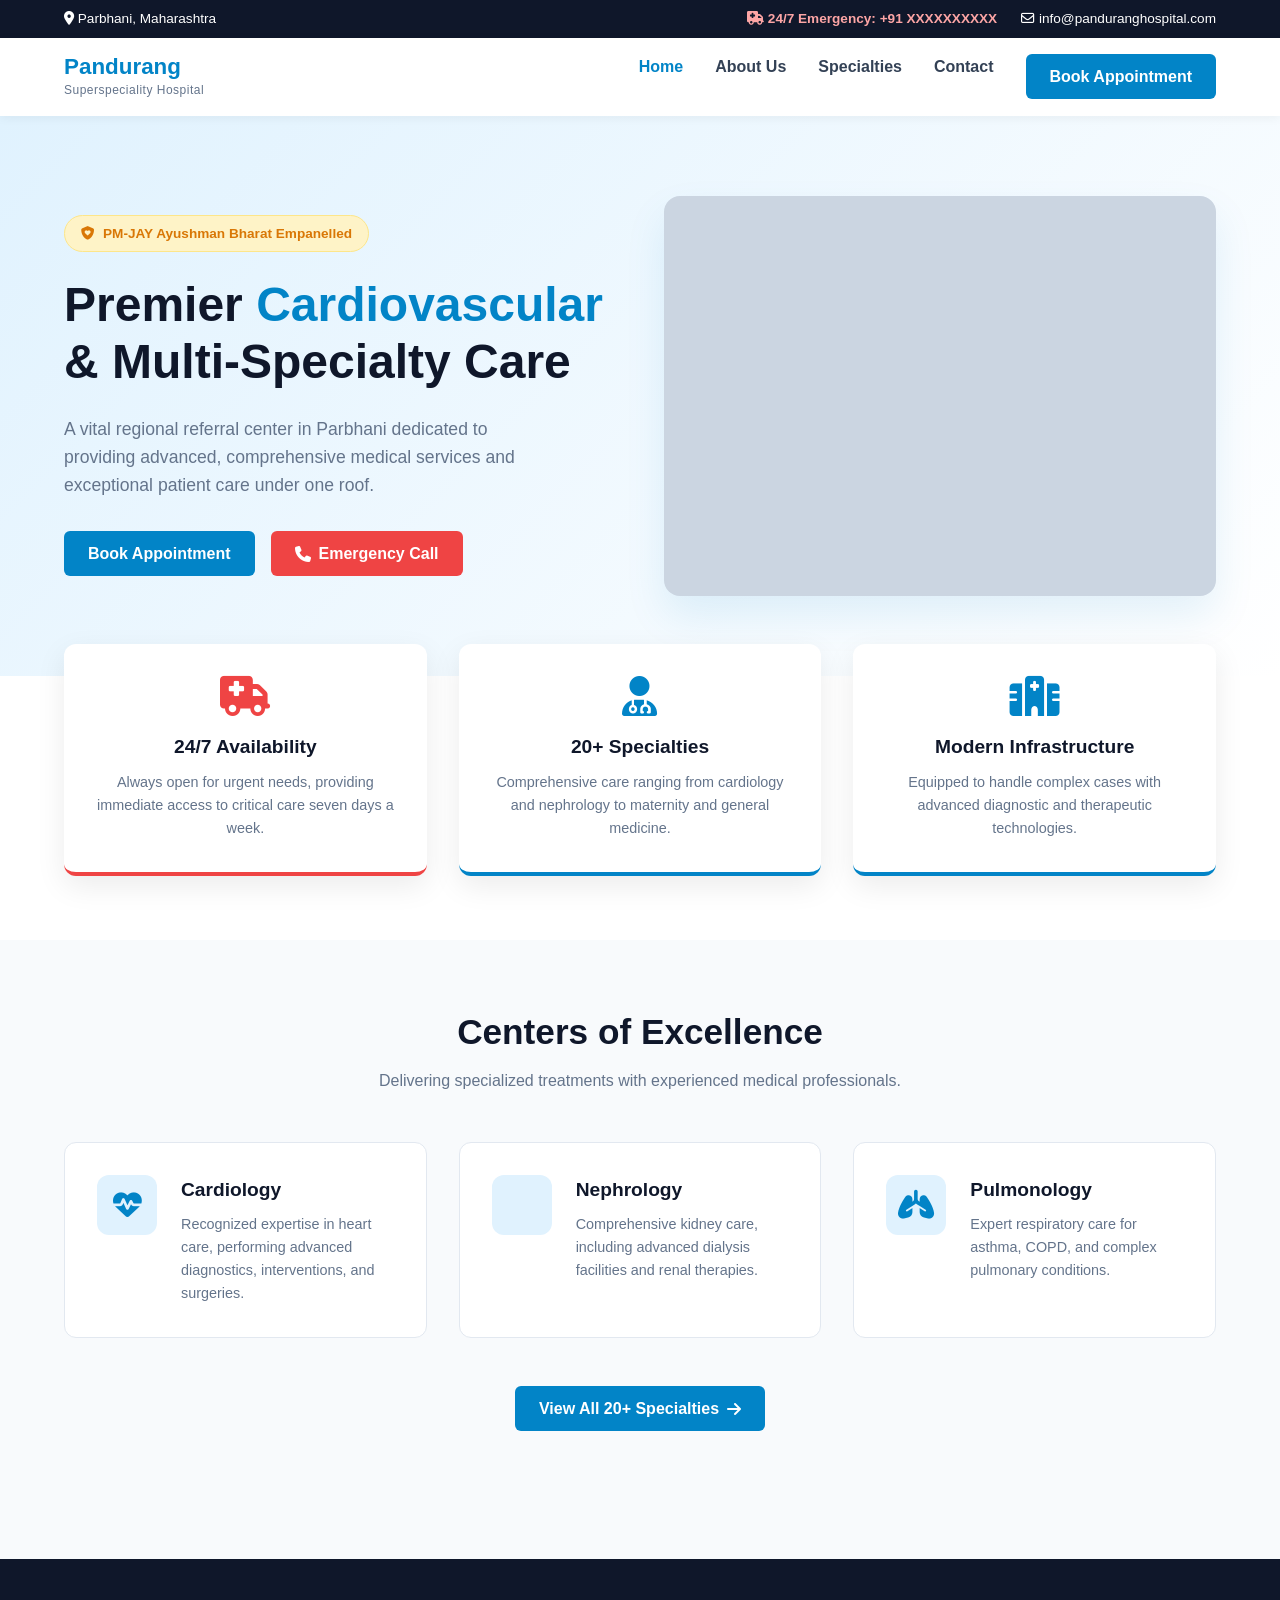
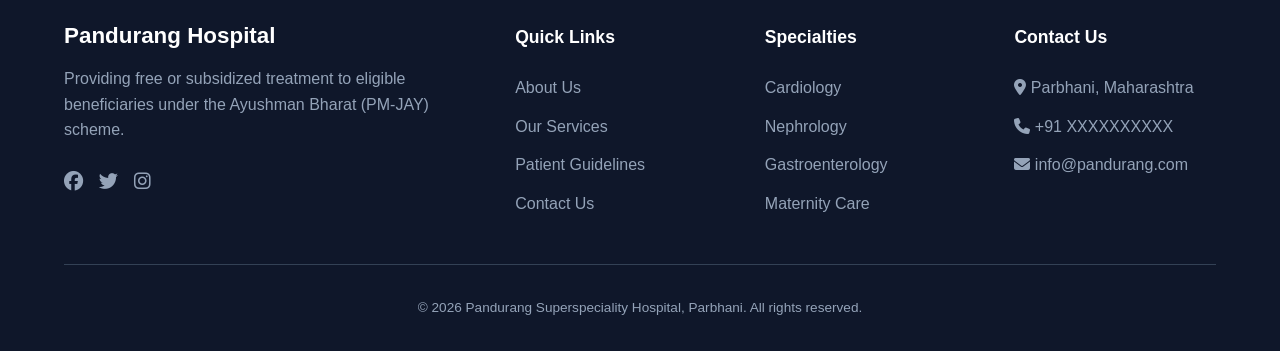
<file: index.html>
<!DOCTYPE html>
<html lang="en">
<head>
  <meta charset="UTF-8">
  <meta name="viewport" content="width=device-width, initial-scale=1.0">
  <title>Pandurang Superspeciality Hospital | Parbhani</title>
  <link rel="stylesheet" href="style.css">
  <!-- FontAwesome for Icons -->
  <link rel="stylesheet" href="https://cdnjs.cloudflare.com/ajax/libs/font-awesome/6.5.1/css/all.min.css">
</head>
<body>

  <!-- Top Bar -->
  <div class="top-bar">
    <div class="container">
      <div><i class="fa-solid fa-location-dot"></i> Parbhani, Maharashtra</div>
      <div class="top-bar-right">
        <span class="emergency-text"><i class="fa-solid fa-truck-medical"></i> 24/7 Emergency: +91 XXXXXXXXXX</span>
        <span><i class="fa-regular fa-envelope"></i> info@panduranghospital.com</span>
      </div>
    </div>
  </div>

  <!-- Navbar -->
  <nav class="navbar">
    <div class="container">
      <a href="index.html" class="brand">
        <span class="brand-name">Pandurang</span>
        <span class="brand-sub">Superspeciality Hospital</span>
      </a>
      
      <button class="menu-btn" id="menu-btn">
        <i class="fa-solid fa-bars"></i>
      </button>

      <ul class="nav-links" id="nav-links">
        <li><a href="/#index" class="active">Home</a></li>
        <li><a href="#about">About Us</a></li>
        <li><a href="#services">Specialties</a></li>
        <li><a href="#contact">Contact</a></li>
        <li><a href="#contact" class="btn btn-primary" style="color: white;">Book Appointment</a></li>
      </ul>
    </div>
  </nav>

  <!-- Hero Section -->
  <section class="hero">
    <div class="container hero-grid">
      <div class="hero-content">
        <div class="badge-pmjay">
          <i class="fa-solid fa-shield-heart"></i> PM-JAY Ayushman Bharat Empanelled
        </div>
        <h1>Premier <span>Cardiovascular</span> & Multi-Specialty Care</h1>
        <p>A vital regional referral center in Parbhani dedicated to providing advanced, comprehensive medical services and exceptional patient care under one roof.</p>
        <div class="hero-buttons">
          <a href="/appoinment/appoinment.html" class="btn btn-primary">Book Appointment</a>
          <a href="tel:108" class="btn btn-emergency"><i class="fa-solid fa-phone"></i> Emergency Call</a>
        </div>
      </div>
      <div class="hero-image">
        <!-- Background image handled in CSS -->
      </div>
    </div>
  </section>

  <!-- Key Features -->
  <section class="features-section">
    <div class="container">
      <div class="features-grid">
        <div class="feature-card emergency">
          <i class="fa-solid fa-truck-medical"></i>
          <h3>24/7 Availability</h3>
          <p>Always open for urgent needs, providing immediate access to critical care seven days a week.</p>
        </div>
        <div class="feature-card">
          <i class="fa-solid fa-user-doctor"></i>
          <h3>20+ Specialties</h3>
          <p>Comprehensive care ranging from cardiology and nephrology to maternity and general medicine.</p>
        </div>
        <div class="feature-card">
          <i class="fa-solid fa-hospital"></i>
          <h3>Modern Infrastructure</h3>
          <p>Equipped to handle complex cases with advanced diagnostic and therapeutic technologies.</p>
        </div>
      </div>
    </div>
  </section>

  <!-- Top Departments Preview -->
  <section class="container" style="padding: 4rem 1.5rem;">
    <div class="section-title">
      <h2>Centers of Excellence</h2>
      <p>Delivering specialized treatments with experienced medical professionals.</p>
    </div>
    <div class="departments-grid">
      <div class="dept-card">
        <div class="dept-icon"><i class="fa-solid fa-heart-pulse"></i></div>
        <div class="dept-info">
          <h3>Cardiology</h3>
          <p>Recognized expertise in heart care, performing advanced diagnostics, interventions, and surgeries.</p>
        </div>
      </div>
      <div class="dept-card">
        <div class="dept-icon"><i class="fa-solid fa-kidneys"></i></div>
        <div class="dept-info">
          <h3>Nephrology</h3>
          <p>Comprehensive kidney care, including advanced dialysis facilities and renal therapies.</p>
        </div>
      </div>
      <div class="dept-card">
        <div class="dept-icon"><i class="fa-solid fa-lungs"></i></div>
        <div class="dept-info">
          <h3>Pulmonology</h3>
          <p>Expert respiratory care for asthma, COPD, and complex pulmonary conditions.</p>
        </div>
      </div>
    </div>
    <div style="text-align: center; margin-top: 3rem;">
      <a href="services.html" class="btn btn-primary">View All 20+ Specialties <i class="fa-solid fa-arrow-right"></i></a>
    </div>
  </section>

  <!-- Footer -->
  <footer class="footer">
    <div class="container">
      <div class="footer-grid">
        <div class="footer-brand">
          <div class="brand-name" style="font-size: 1.4rem; font-weight: 800;">Pandurang Hospital</div>
          <p style="margin-bottom: 1.5rem;">Providing free or subsidized treatment to eligible beneficiaries under the Ayushman Bharat (PM-JAY) scheme.</p>
          <div style="display: flex; gap: 1rem; font-size: 1.2rem;">
            <a href="#"><i class="fa-brands fa-facebook"></i></a>
            <a href="#"><i class="fa-brands fa-twitter"></i></a>
            <a href="#"><i class="fa-brands fa-instagram"></i></a>
          </div>
        </div>
        <div>
          <h4>Quick Links</h4>
          <ul class="footer-links">
            <li><a href="about.html">About Us</a></li>
            <li><a href="services.html">Our Services</a></li>
            <li><a href="#">Patient Guidelines</a></li>
            <li><a href="contact.html">Contact Us</a></li>
          </ul>
        </div>
        <div>
          <h4>Specialties</h4>
          <ul class="footer-links">
            <li><a href="#">Cardiology</a></li>
            <li><a href="#">Nephrology</a></li>
            <li><a href="#">Gastroenterology</a></li>
            <li><a href="#">Maternity Care</a></li>
          </ul>
        </div>
        <div>
          <h4>Contact Us</h4>
          <ul class="footer-links">
            <li><i class="fa-solid fa-location-dot"></i> Parbhani, Maharashtra</li>
            <li><i class="fa-solid fa-phone"></i> +91 XXXXXXXXXX</li>
            <li><i class="fa-solid fa-envelope"></i> info@pandurang.com</li>
          </ul>
        </div>
      </div>
      <div class="footer-bottom">
        &copy; <span id="current-year"></span> Pandurang Superspeciality Hospital, Parbhani. All rights reserved.
      </div>
    </div>
  </footer>

  <script src="script.js"></script>
</body>
</html>
</file>
<file: style.css>
/* ==========================================================
   Base Styles & Variables
   ========================================================== */
:root {
  --primary-blue: #0284c7;
  --dark-blue: #0f172a;
  --light-blue: #e0f2fe;
  --emergency-red: #ef4444;
  --pmjay-gold: #d97706;
  --text-main: #334155;
  --text-muted: #64748b;
  --bg-light: #f8fafc;
  --white: #ffffff;
  --transition: all 0.3s ease;
}

* {
  margin: 0;
  padding: 0;
  box-sizing: border-box;
  font-family: 'Segoe UI', Roboto, Helvetica, Arial, sans-serif;
}

body {
  color: var(--text-main);
  background-color: var(--bg-light);
  line-height: 1.6;
}

a {
  text-decoration: none;
  color: inherit;
}

.container {
  max-width: 1200px;
  margin: 0 auto;
  padding: 0 1.5rem;
}

/* ==========================================================
   Header & Navigation
   ========================================================== */
.top-bar {
  background-color: var(--dark-blue);
  color: var(--white);
  padding: 0.5rem 0;
  font-size: 0.85rem;
}

.top-bar .container {
  display: flex;
  justify-content: space-between;
  align-items: center;
}

.top-bar-right {
  display: flex;
  gap: 1.5rem;
}

.emergency-text {
  color: #fca5a5;
  font-weight: 600;
}

.navbar {
  background-color: var(--white);
  box-shadow: 0 2px 10px rgba(0,0,0,0.05);
  position: sticky;
  top: 0;
  z-index: 100;
}

.navbar .container {
  display: flex;
  justify-content: space-between;
  align-items: center;
  padding: 1rem 1.5rem;
}

.brand {
  display: flex;
  flex-direction: column;
}

.brand-name {
  font-size: 1.4rem;
  font-weight: 800;
  color: var(--primary-blue);
  line-height: 1.2;
}

.brand-sub {
  font-size: 0.75rem;
  color: var(--text-muted);
  font-weight: 500;
  letter-spacing: 0.5px;
}

.nav-links {
  display: flex;
  gap: 2rem;
  list-style: none;
}

.nav-links a {
  font-weight: 600;
  color: var(--text-main);
  transition: var(--transition);
}

.nav-links a:hover, .nav-links a.active {
  color: var(--primary-blue);
}

.btn {
  padding: 0.6rem 1.5rem;
  border-radius: 6px;
  font-weight: 600;
  cursor: pointer;
  transition: var(--transition);
  border: none;
  display: inline-flex;
  align-items: center;
  gap: 0.5rem;
}

.btn-primary {
  background-color: var(--primary-blue);
  color: var(--white);
}

.btn-primary:hover {
  background-color: #0369a1;
  transform: translateY(-2px);
}

.btn-emergency {
  background-color: var(--emergency-red);
  color: var(--white);
}

.btn-emergency:hover {
  background-color: #dc2626;
  box-shadow: 0 4px 12px rgba(239, 68, 68, 0.3);
}

/* ==========================================================
   Hero Section
   ========================================================== */
.hero {
  background: linear-gradient(135deg, var(--light-blue) 0%, var(--white) 100%);
  padding: 5rem 0;
}

.hero-grid {
  display: grid;
  grid-template-columns: 1fr 1fr;
  gap: 3rem;
  align-items: center;
}

.badge-pmjay {
  display: inline-flex;
  align-items: center;
  gap: 0.5rem;
  background-color: #fef3c7;
  color: var(--pmjay-gold);
  padding: 0.4rem 1rem;
  border-radius: 50px;
  font-size: 0.85rem;
  font-weight: 700;
  margin-bottom: 1.5rem;
  border: 1px solid #fde68a;
}

.hero h1 {
  font-size: 3rem;
  line-height: 1.2;
  color: var(--dark-blue);
  margin-bottom: 1.5rem;
}

.hero h1 span {
  color: var(--primary-blue);
}

.hero p {
  font-size: 1.1rem;
  color: var(--text-muted);
  margin-bottom: 2rem;
  max-width: 90%;
}

.hero-buttons {
  display: flex;
  gap: 1rem;
}

.hero-image {
  width: 100%;
  height: 400px;
  background-color: #cbd5e1;
  border-radius: 16px;
  box-shadow: 0 20px 40px rgba(2, 132, 199, 0.1);
  display: flex;
  align-items: center;
  justify-content: center;
  color: var(--white);
  font-size: 1.2rem;
  background-image: url('https://images.unsplash.com/photo-1519494026892-80bbd2d6fd0d?auto=format&fit=crop&q=80&w=800');
  background-size: cover;
  background-position: center;
}

/* ==========================================================
   Features / Info Cards
   ========================================================== */
.features-section {
  padding: 4rem 0;
  background-color: var(--white);
}

.features-grid {
  display: grid;
  grid-template-columns: repeat(auto-fit, minmax(250px, 1fr));
  gap: 2rem;
  margin-top: -6rem;
  position: relative;
  z-index: 10;
}

.feature-card {
  background: var(--white);
  padding: 2rem;
  border-radius: 12px;
  box-shadow: 0 10px 30px rgba(0,0,0,0.08);
  text-align: center;
  border-bottom: 4px solid var(--primary-blue);
  transition: var(--transition);
}

.feature-card:hover {
  transform: translateY(-5px);
}

.feature-card.emergency {
  border-bottom-color: var(--emergency-red);
}

.feature-card i {
  font-size: 2.5rem;
  color: var(--primary-blue);
  margin-bottom: 1rem;
}

.feature-card.emergency i {
  color: var(--emergency-red);
}

.feature-card h3 {
  font-size: 1.2rem;
  margin-bottom: 0.5rem;
  color: var(--dark-blue);
}

.feature-card p {
  font-size: 0.9rem;
  color: var(--text-muted);
}

/* ==========================================================
   Departments Section
   ========================================================== */
.section-title {
  text-align: center;
  margin-bottom: 3rem;
}

.section-title h2 {
  font-size: 2.2rem;
  color: var(--dark-blue);
  margin-bottom: 0.5rem;
}

.section-title p {
  color: var(--text-muted);
}

.departments-grid {
  display: grid;
  grid-template-columns: repeat(auto-fit, minmax(300px, 1fr));
  gap: 2rem;
}

.dept-card {
  background: var(--white);
  border: 1px solid #e2e8f0;
  border-radius: 12px;
  padding: 2rem;
  transition: var(--transition);
  display: flex;
  align-items: flex-start;
  gap: 1.5rem;
}

.dept-card:hover {
  border-color: var(--light-blue);
  box-shadow: 0 10px 25px rgba(2, 132, 199, 0.08);
}

.dept-icon {
  background: var(--light-blue);
  width: 60px;
  height: 60px;
  border-radius: 12px;
  display: flex;
  align-items: center;
  justify-content: center;
  font-size: 1.8rem;
  color: var(--primary-blue);
  flex-shrink: 0;
}

.dept-info h3 {
  font-size: 1.2rem;
  color: var(--dark-blue);
  margin-bottom: 0.5rem;
}

.dept-info p {
  font-size: 0.9rem;
  color: var(--text-muted);
}

/* ==========================================================
   Footer
   ========================================================== */
.footer {
  background-color: var(--dark-blue);
  color: #94a3b8;
  padding: 4rem 0 2rem;
  margin-top: 4rem;
}

.footer-grid {
  display: grid;
  grid-template-columns: 2fr 1fr 1fr 1fr;
  gap: 3rem;
  margin-bottom: 3rem;
}

.footer-brand .brand-name {
  color: var(--white);
  margin-bottom: 1rem;
}

.footer h4 {
  color: var(--white);
  font-size: 1.1rem;
  margin-bottom: 1.5rem;
}

.footer-links {
  list-style: none;
  display: flex;
  flex-direction: column;
  gap: 0.8rem;
}

.footer-links a:hover {
  color: var(--white);
}

.footer-bottom {
  text-align: center;
  padding-top: 2rem;
  border-top: 1px solid #334155;
  font-size: 0.85rem;
}

/* ==========================================================
   Mobile Menu & Responsive
   ========================================================== */
.menu-btn {
  display: none;
  font-size: 1.5rem;
  background: none;
  border: none;
  color: var(--dark-blue);
  cursor: pointer;
}

@media (max-width: 992px) {
  .hero-grid {
    grid-template-columns: 1fr;
    text-align: center;
  }
  .hero p {
    margin: 0 auto 2rem;
  }
  .hero-buttons {
    justify-content: center;
  }
  .footer-grid {
    grid-template-columns: 1fr 1fr;
  }
}

@media (max-width: 768px) {
  .top-bar {
    display: none;
  }
  .menu-btn {
    display: block;
  }
  .nav-links {
    display: none;
    position: absolute;
    top: 100%;
    left: 0;
    width: 100%;
    background: var(--white);
    flex-direction: column;
    padding: 1.5rem;
    box-shadow: 0 10px 20px rgba(0,0,0,0.1);
    gap: 1.5rem;
  }
  .nav-links.active {
    display: flex;
  }
  .footer-grid {
    grid-template-columns: 1fr;
  }
  .features-grid {
    margin-top: 2rem;
  }
}
</file>
